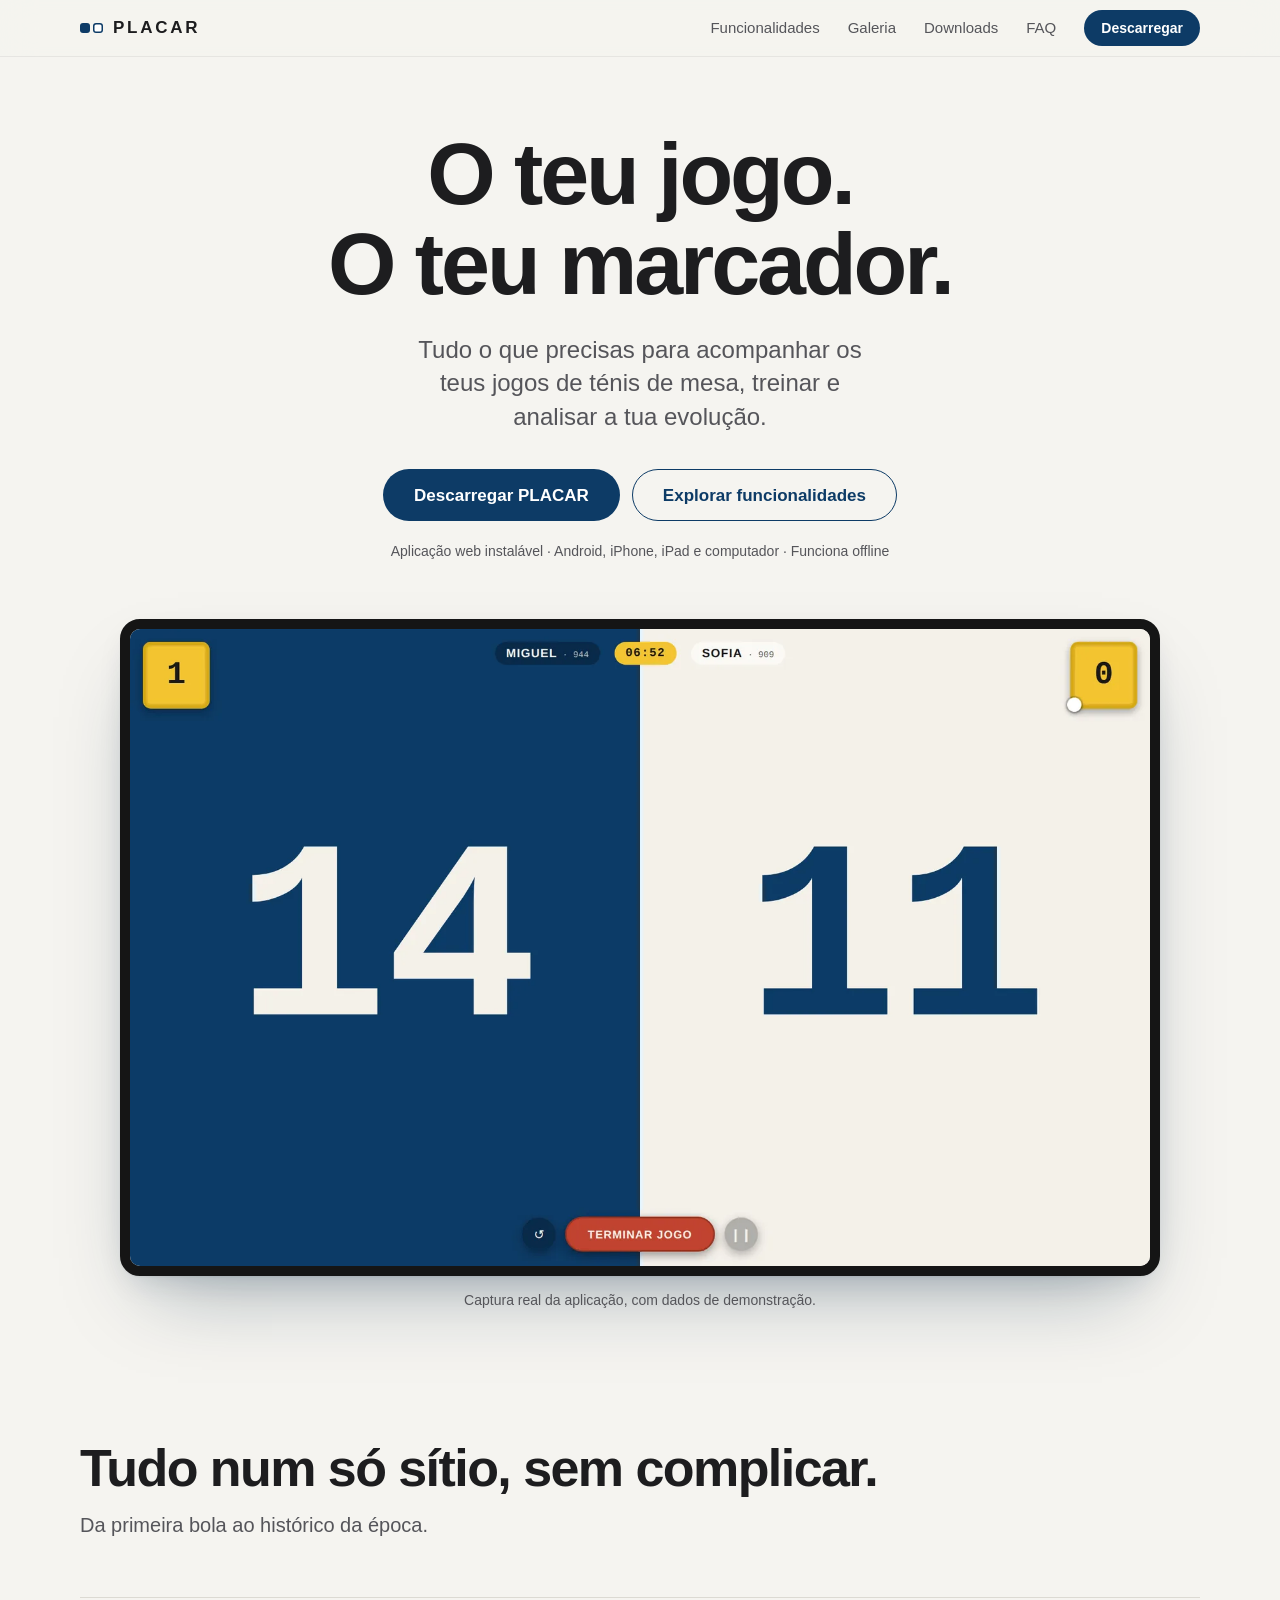
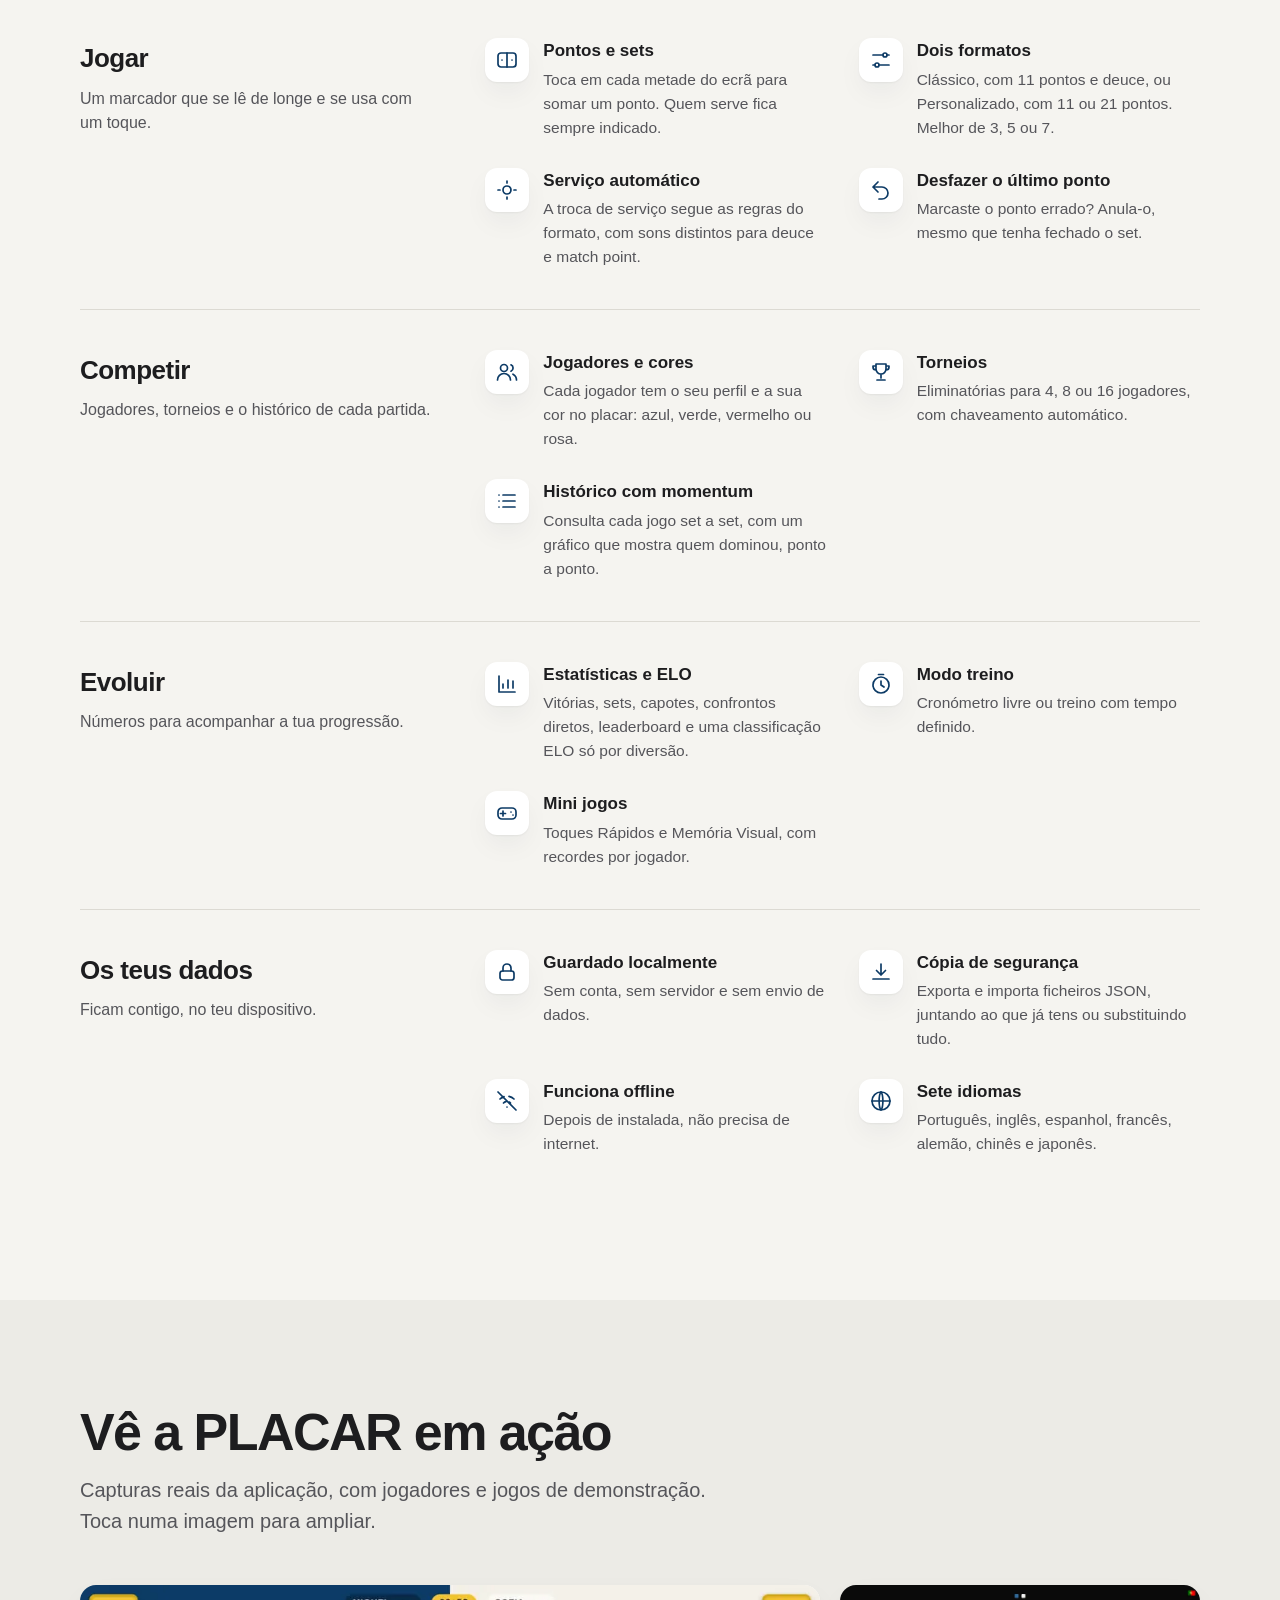
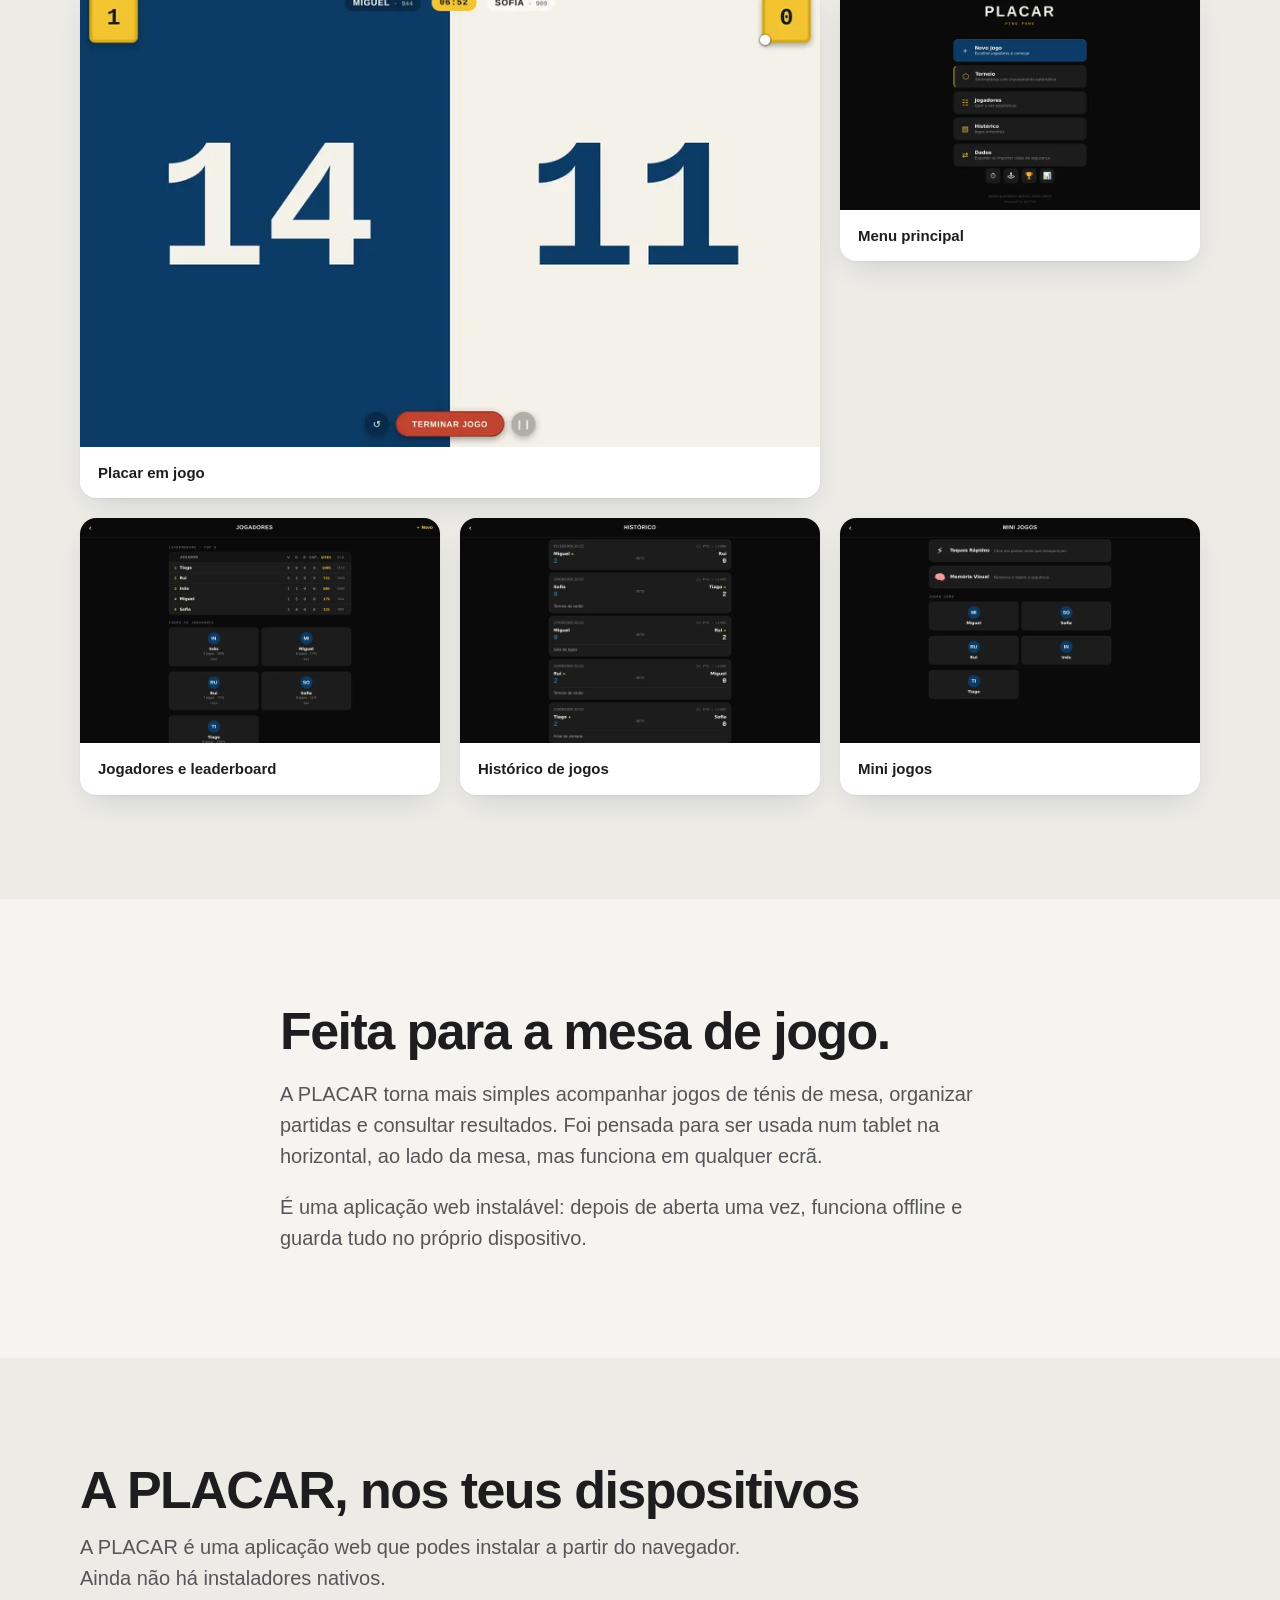
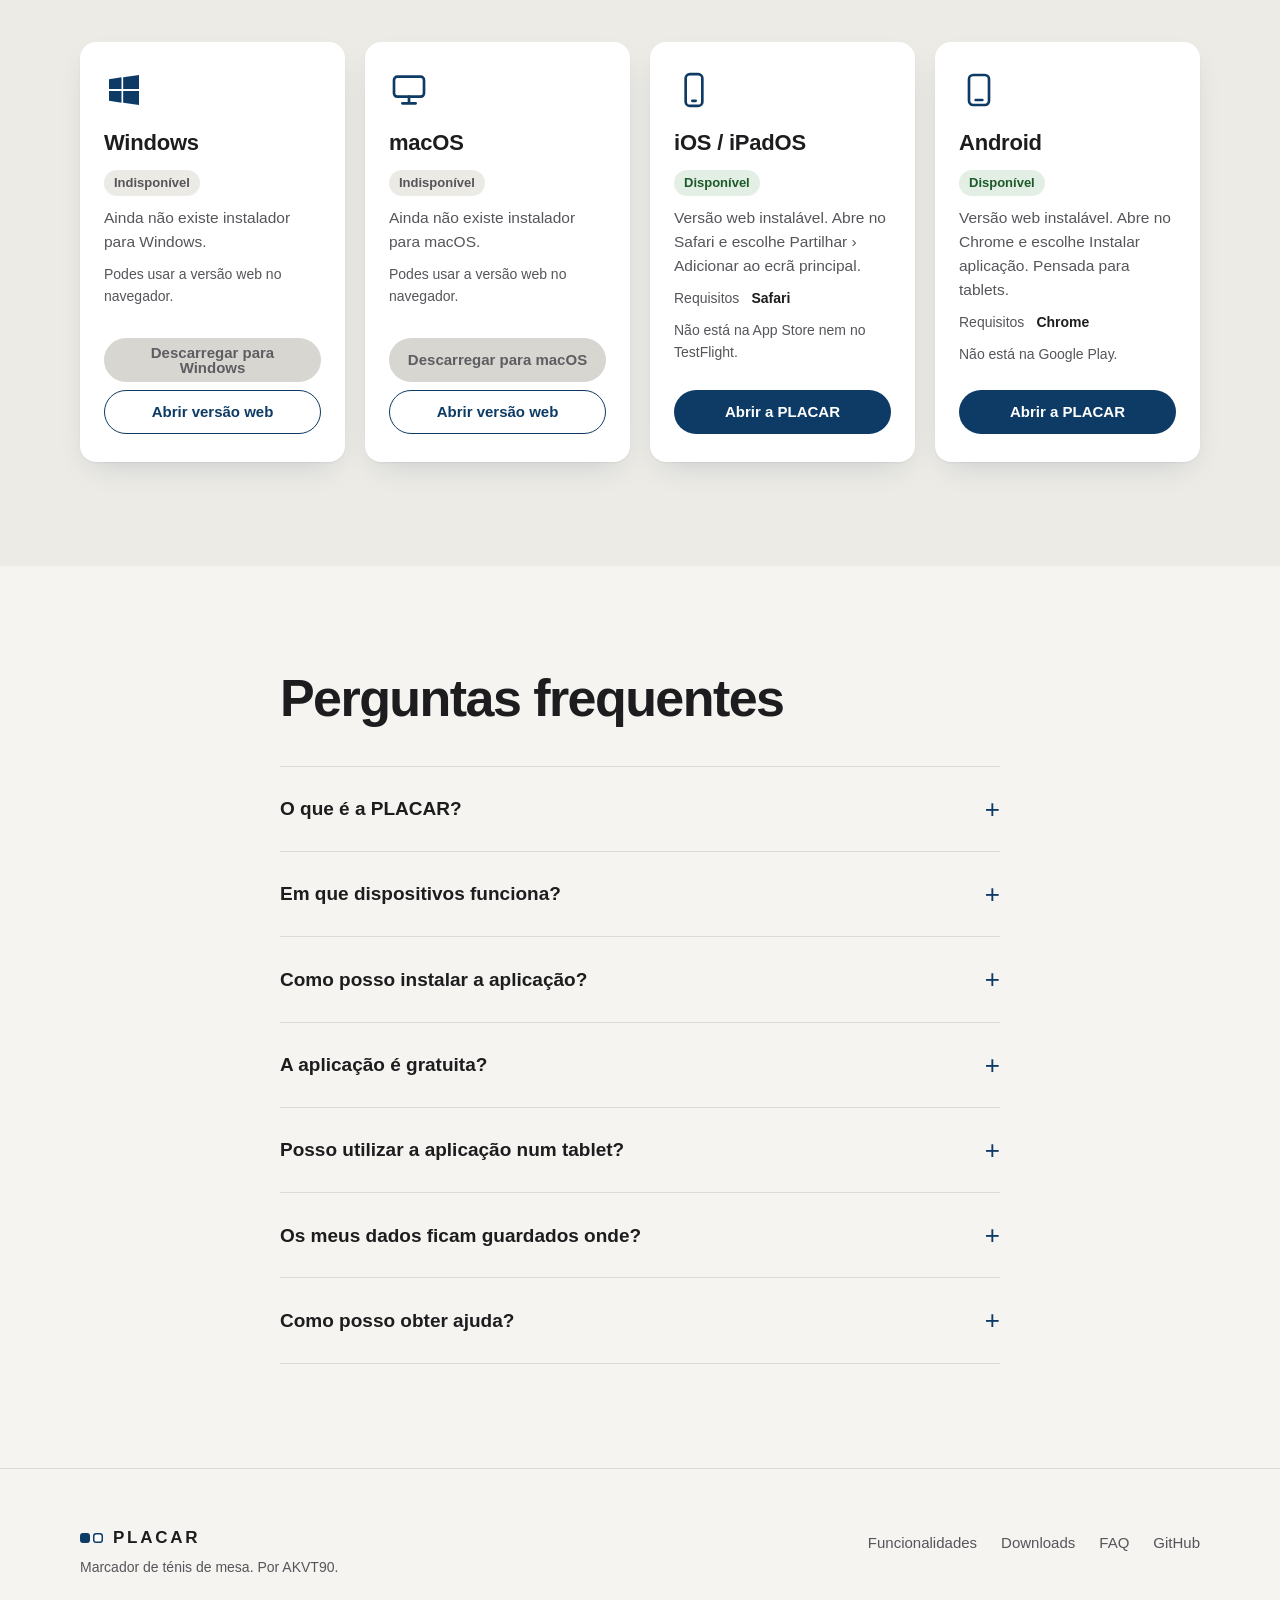
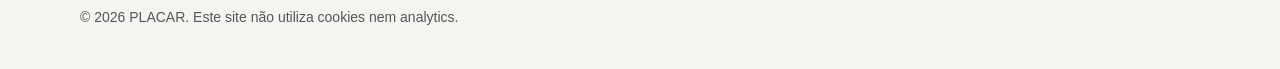
<file: placar-website/index.html>
<!DOCTYPE html>
<html lang="pt-PT">
<head>
  <meta charset="utf-8">
  <meta name="viewport" content="width=device-width, initial-scale=1">
  <title>PLACAR — Marcador de ténis de mesa</title>
  <meta name="description" content="A PLACAR é um marcador de ténis de mesa com histórico de jogos, torneios, estatísticas e ELO. Funciona offline e guarda os dados no teu dispositivo.">
  <meta name="theme-color" content="#f5f4f0">
  <link rel="icon" href="favicon.svg" type="image/svg+xml">
  <link rel="apple-touch-icon" href="assets/icons/apple-touch-icon.png">
  <!-- CONFIGURAR: troca SEU-UTILIZADOR/NOME-DO-REPOSITORIO pelo endereço real do site (ver README) -->
  <link rel="canonical" href="https://SEU-UTILIZADOR.github.io/NOME-DO-REPOSITORIO/">
  <meta property="og:type" content="website">
  <meta property="og:title" content="PLACAR — Marcador de ténis de mesa">
  <meta property="og:description" content="Acompanha jogos, torneios e estatísticas de ténis de mesa. Funciona offline.">
  <meta property="og:locale" content="pt_PT">
  <meta property="og:image" content="https://SEU-UTILIZADOR.github.io/NOME-DO-REPOSITORIO/assets/screenshots/jogo.webp">
  <meta property="og:image:alt" content="Ecrã de jogo da PLACAR com o resultado dividido em azul e branco">
  <meta name="twitter:card" content="summary_large_image">
  <link rel="stylesheet" href="css/styles.css">
</head>
<body>
<svg width="0" height="0" style="position:absolute" aria-hidden="true">
  <symbol id="i-score" viewBox="0 0 24 24"><rect x="3" y="5" width="18" height="14" rx="3"/><path d="M12 5v14M7 12h.01M17 12h.01"/></symbol>
  <symbol id="i-sliders" viewBox="0 0 24 24"><path d="M4 7h10M18 7h2M4 17h2M10 17h10"/><circle cx="16" cy="7" r="2"/><circle cx="8" cy="17" r="2"/></symbol>
  <symbol id="i-serve" viewBox="0 0 24 24"><circle cx="12" cy="12" r="4"/><path d="M12 3v2M12 19v2M3 12h2M19 12h2"/></symbol>
  <symbol id="i-undo" viewBox="0 0 24 24"><path d="M9 14 4 9l5-5M4 9h9a6 6 0 0 1 0 12h-3"/></symbol>
  <symbol id="i-users" viewBox="0 0 24 24"><circle cx="9" cy="8" r="3.5"/><path d="M2.5 20a6.5 6.5 0 0 1 13 0M16 4.8a3.5 3.5 0 0 1 0 6.4M18 14.2a6.5 6.5 0 0 1 3.5 5.8"/></symbol>
  <symbol id="i-trophy" viewBox="0 0 24 24"><path d="M7 4h10v5a5 5 0 0 1-10 0zM7 6H4v1a3 3 0 0 0 3 3M17 6h3v1a3 3 0 0 1-3 3M12 14v4M8 20h8"/></symbol>
  <symbol id="i-list" viewBox="0 0 24 24"><path d="M8 6h12M8 12h12M8 18h12M4 6h.01M4 12h.01M4 18h.01"/></symbol>
  <symbol id="i-chart" viewBox="0 0 24 24"><path d="M4 20V4M4 20h16M8 16v-4M13 16V8M18 16v-7"/></symbol>
  <symbol id="i-timer" viewBox="0 0 24 24"><circle cx="12" cy="13" r="8"/><path d="M12 9v4l3 2M9.5 2.5h5"/></symbol>
  <symbol id="i-game" viewBox="0 0 24 24"><rect x="3" y="7" width="18" height="11" rx="4"/><path d="M8 10v5M5.5 12.5h5M16 11h.01M18 14h.01"/></symbol>
  <symbol id="i-archive" viewBox="0 0 24 24"><path d="M12 4v11M7.5 10.5 12 15l4.5-4.5M4 19h16"/></symbol>
  <symbol id="i-globe" viewBox="0 0 24 24"><circle cx="12" cy="12" r="9"/><path d="M3 12h18M12 3c2.5 2.7 2.5 15.3 0 18M12 3c-2.5 2.7-2.5 15.3 0 18"/></symbol>
  <symbol id="i-wifi-off" viewBox="0 0 24 24"><path d="M3 3l18 18M5 10a10 10 0 0 1 4-2.4M19 10a10 10 0 0 0-5-2.7M8.5 14a5 5 0 0 1 2.4-1.3M15.5 14a5 5 0 0 0-1.2-.9M12 18h.01"/></symbol>
  <symbol id="i-lock" viewBox="0 0 24 24"><rect x="5" y="11" width="14" height="9" rx="2.5"/><path d="M8 11V8a4 4 0 0 1 8 0v3"/></symbol>
</svg>

<a class="skip" href="#conteudo">Saltar para o conteúdo</a>

<header class="site-header" id="top">
  <div class="wrap bar">
    <a class="brand" href="#top" aria-label="PLACAR — início">
      <span class="brand-dots" aria-hidden="true"><i></i><i></i></span>PLACAR
    </a>
    <button class="nav-toggle" type="button" aria-expanded="false" aria-controls="nav" aria-label="Abrir menu">
      <span></span><span></span>
    </button>
    <nav id="nav" class="nav" aria-label="Principal">
      <a href="#funcionalidades">Funcionalidades</a>
      <a href="#galeria">Galeria</a>
      <a href="#downloads">Downloads</a>
      <a href="#faq">FAQ</a>
      <a class="btn btn--primary btn--sm" href="#downloads">Descarregar</a>
    </nav>
  </div>
</header>

<main id="conteudo">
  <section class="hero">
    <div class="wrap hero-text">
      <h1>O teu jogo.<br>O teu marcador.</h1>
      <p class="lead">Tudo o que precisas para acompanhar os teus jogos de ténis de mesa, treinar e analisar a tua evolução.</p>
      <div class="cta-row">
        <a class="btn btn--primary btn--lg" href="#downloads">Descarregar PLACAR</a>
        <a class="btn btn--ghost btn--lg" href="#funcionalidades">Explorar funcionalidades</a>
      </div>
      <p class="compat">Aplicação web instalável · Android, iPhone, iPad e computador · Funciona offline</p>
    </div>
    <div class="wrap hero-shot">
      <figure class="device">
        <img src="assets/screenshots/jogo.webp" srcset="assets/screenshots/jogo-800.webp 800w, assets/screenshots/jogo.webp 1600w" sizes="(min-width: 1100px) 1040px, 92vw" width="1600" height="1000" fetchpriority="high"
             alt="Ecrã de jogo da PLACAR: o ecrã dividido em azul e branco mostra o resultado 14–11, os sets ganhos, o cronómetro e os nomes dos jogadores.">
        <figcaption>Captura real da aplicação, com dados de demonstração.</figcaption>
      </figure>
    </div>
  </section>

  <section class="section" id="funcionalidades" aria-labelledby="t-func">
    <div class="wrap">
      <h2 id="t-func" class="section-title">Tudo num só sítio, sem complicar.</h2>
      <p class="section-sub">Da primeira bola ao histórico da época.</p>

      <div class="group">
        <div class="group-head"><h3>Jogar</h3><p>Um marcador que se lê de longe e se usa com um toque.</p></div>
        <ul class="items">
          <li><svg class="ic"><use href="#i-score"/></svg><div><h4>Pontos e sets</h4><p>Toca em cada metade do ecrã para somar um ponto. Quem serve fica sempre indicado.</p></div></li>
          <li><svg class="ic"><use href="#i-sliders"/></svg><div><h4>Dois formatos</h4><p>Clássico, com 11 pontos e deuce, ou Personalizado, com 11 ou 21 pontos. Melhor de 3, 5 ou 7.</p></div></li>
          <li><svg class="ic"><use href="#i-serve"/></svg><div><h4>Serviço automático</h4><p>A troca de serviço segue as regras do formato, com sons distintos para deuce e match point.</p></div></li>
          <li><svg class="ic"><use href="#i-undo"/></svg><div><h4>Desfazer o último ponto</h4><p>Marcaste o ponto errado? Anula-o, mesmo que tenha fechado o set.</p></div></li>
        </ul>
      </div>

      <div class="group">
        <div class="group-head"><h3>Competir</h3><p>Jogadores, torneios e o histórico de cada partida.</p></div>
        <ul class="items">
          <li><svg class="ic"><use href="#i-users"/></svg><div><h4>Jogadores e cores</h4><p>Cada jogador tem o seu perfil e a sua cor no placar: azul, verde, vermelho ou rosa.</p></div></li>
          <li><svg class="ic"><use href="#i-trophy"/></svg><div><h4>Torneios</h4><p>Eliminatórias para 4, 8 ou 16 jogadores, com chaveamento automático.</p></div></li>
          <li><svg class="ic"><use href="#i-list"/></svg><div><h4>Histórico com momentum</h4><p>Consulta cada jogo set a set, com um gráfico que mostra quem dominou, ponto a ponto.</p></div></li>
        </ul>
      </div>

      <div class="group">
        <div class="group-head"><h3>Evoluir</h3><p>Números para acompanhar a tua progressão.</p></div>
        <ul class="items">
          <li><svg class="ic"><use href="#i-chart"/></svg><div><h4>Estatísticas e ELO</h4><p>Vitórias, sets, capotes, confrontos diretos, leaderboard e uma classificação ELO só por diversão.</p></div></li>
          <li><svg class="ic"><use href="#i-timer"/></svg><div><h4>Modo treino</h4><p>Cronómetro livre ou treino com tempo definido.</p></div></li>
          <li><svg class="ic"><use href="#i-game"/></svg><div><h4>Mini jogos</h4><p>Toques Rápidos e Memória Visual, com recordes por jogador.</p></div></li>
        </ul>
      </div>

      <div class="group">
        <div class="group-head"><h3>Os teus dados</h3><p>Ficam contigo, no teu dispositivo.</p></div>
        <ul class="items">
          <li><svg class="ic"><use href="#i-lock"/></svg><div><h4>Guardado localmente</h4><p>Sem conta, sem servidor e sem envio de dados.</p></div></li>
          <li><svg class="ic"><use href="#i-archive"/></svg><div><h4>Cópia de segurança</h4><p>Exporta e importa ficheiros JSON, juntando ao que já tens ou substituindo tudo.</p></div></li>
          <li><svg class="ic"><use href="#i-wifi-off"/></svg><div><h4>Funciona offline</h4><p>Depois de instalada, não precisa de internet.</p></div></li>
          <li><svg class="ic"><use href="#i-globe"/></svg><div><h4>Sete idiomas</h4><p>Português, inglês, espanhol, francês, alemão, chinês e japonês.</p></div></li>
        </ul>
      </div>
    </div>
  </section>

  <section class="section section--tint" id="galeria" aria-labelledby="t-gal">
    <div class="wrap">
      <h2 id="t-gal" class="section-title">Vê a PLACAR em ação</h2>
      <p class="section-sub">Capturas reais da aplicação, com jogadores e jogos de demonstração. Toca numa imagem para ampliar.</p>
      <ul class="gallery" id="gallery">
        <li><button type="button" class="shot" data-full="assets/screenshots/jogo.webp" data-caption="O placar durante um jogo: resultado do set, sets ganhos, serviço e cronómetro.">
          <img src="assets/screenshots/jogo-800.webp" width="800" height="500" loading="lazy" alt="Placar em jogo, ecrã dividido em azul e branco com o resultado 14–11."><span>Placar em jogo</span></button></li>
        <li><button type="button" class="shot" data-full="assets/screenshots/menu.webp" data-caption="O menu principal: novo jogo, torneio, jogadores, histórico e dados.">
          <img src="assets/screenshots/menu-800.webp" width="800" height="500" loading="lazy" alt="Menu principal da PLACAR com os botões Novo Jogo, Torneio, Jogadores, Histórico e Dados."><span>Menu principal</span></button></li>
        <li><button type="button" class="shot" data-full="assets/screenshots/jogadores.webp" data-caption="Leaderboard e perfis de jogadores, com vitórias, derrotas, capotes e ELO.">
          <img src="assets/screenshots/jogadores-800.webp" width="800" height="500" loading="lazy" alt="Ecrã Jogadores com a tabela dos melhores jogadores e a lista de perfis."><span>Jogadores e leaderboard</span></button></li>
        <li><button type="button" class="shot" data-full="assets/screenshots/historico.webp" data-caption="O histórico de jogos, com data, formato, resultado em sets e descrição.">
          <img src="assets/screenshots/historico-800.webp" width="800" height="500" loading="lazy" alt="Ecrã Histórico com a lista dos jogos anteriores e o resultado em sets."><span>Histórico de jogos</span></button></li>
        <li><button type="button" class="shot" data-full="assets/screenshots/minijogos.webp" data-caption="Mini jogos Toques Rápidos e Memória Visual, com recordes por jogador.">
          <img src="assets/screenshots/minijogos-800.webp" width="800" height="500" loading="lazy" alt="Ecrã Mini Jogos com os jogos Toques Rápidos e Memória Visual."><span>Mini jogos</span></button></li>
      </ul>
    </div>
  </section>

  <section class="section" id="sobre" aria-labelledby="t-sobre">
    <div class="wrap narrow">
      <h2 id="t-sobre" class="section-title">Feita para a mesa de jogo.</h2>
      <p class="prose">A PLACAR torna mais simples acompanhar jogos de ténis de mesa, organizar partidas e consultar resultados. Foi pensada para ser usada num tablet na horizontal, ao lado da mesa, mas funciona em qualquer ecrã.</p>
      <p class="prose">É uma aplicação web instalável: depois de aberta uma vez, funciona offline e guarda tudo no próprio dispositivo.</p>
    </div>
  </section>

  <section class="section section--tint" id="downloads" aria-labelledby="t-dl">
    <div class="wrap">
      <h2 id="t-dl" class="section-title">A PLACAR, nos teus dispositivos</h2>
      <p class="section-sub">A PLACAR é uma aplicação web que podes instalar a partir do navegador. Ainda não há instaladores nativos.</p>
      <div class="dl-grid" id="download-grid"></div>
      <p id="download-message" class="dl-message" role="status" aria-live="polite" hidden></p>
      <noscript><p class="dl-message">Ativa o JavaScript para ver as opções de download, ou abre a aplicação diretamente em <a href="https://akvt90.github.io/Ping-Pong-Scoreboard/">akvt90.github.io/Ping-Pong-Scoreboard</a>.</p></noscript>
    </div>
  </section>

  <section class="section" id="faq" aria-labelledby="t-faq">
    <div class="wrap narrow">
      <h2 id="t-faq" class="section-title">Perguntas frequentes</h2>
      <!-- CONFIGURAR: edita as respostas conforme a informação real -->
      <div class="faq">
        <details><summary>O que é a PLACAR?</summary><p>Um marcador de ténis de mesa com gestão de jogadores, histórico, torneios, estatísticas, treino e mini jogos.</p></details>
        <details><summary>Em que dispositivos funciona?</summary><p>Em qualquer dispositivo com um navegador moderno. Foi desenhada para tablets Android, mas pode ser instalada no Android, no iPhone e iPad (Safari) e em computadores. Ainda não existem instaladores nativos para Windows ou macOS.</p></details>
        <details><summary>Como posso instalar a aplicação?</summary><p>Abre a PLACAR no navegador. No Android (Chrome), escolhe «Instalar aplicação» no menu. No iPhone ou iPad (Safari), toca em Partilhar e depois em «Adicionar ao ecrã principal». A partir daí abre pelo ícone e funciona offline.</p></details>
        <details><summary>A aplicação é gratuita?</summary><p>A versão web pode ser aberta diretamente, sem criar conta. <!-- CONFIGURAR: acrescenta aqui a informação de preço, se aplicável --></p></details>
        <details><summary>Posso utilizar a aplicação num tablet?</summary><p>Sim. A PLACAR foi pensada para tablets na horizontal. Se rodares o tablet para a vertical durante um jogo, a app avisa-te.</p></details>
        <details><summary>Os meus dados ficam guardados onde?</summary><p>Apenas no armazenamento local do navegador do teu dispositivo. Podes exportar uma cópia de segurança em JSON no menu «Dados». Faz uma cópia antes de limpares os dados do navegador ou de trocares de dispositivo.</p></details>
        <details><summary>Como posso obter ajuda?</summary><p>Podes abrir um pedido no <a href="https://github.com/akvt90/Ping-Pong-Scoreboard/issues" target="_blank" rel="noopener noreferrer">repositório da aplicação no GitHub</a>. <!-- CONFIGURAR: troca por um email de contacto, se existir --></p></details>
      </div>
    </div>
  </section>
</main>

<footer class="site-footer">
  <div class="wrap foot">
    <div>
      <p class="brand"><span class="brand-dots" aria-hidden="true"><i></i><i></i></span>PLACAR</p>
      <p class="fine">Marcador de ténis de mesa. Por AKVT90.</p>
    </div>
    <nav aria-label="Rodapé">
      <a href="#funcionalidades">Funcionalidades</a>
      <a href="#downloads">Downloads</a>
      <a href="#faq">FAQ</a>
      <a href="https://github.com/akvt90/Ping-Pong-Scoreboard" target="_blank" rel="noopener noreferrer">GitHub</a>
    </nav>
  </div>
  <div class="wrap"><p class="fine">© <span id="year">2026</span> PLACAR. Este site não utiliza cookies nem analytics.</p></div>
</footer>

<dialog id="lightbox" class="lightbox" aria-label="Imagem ampliada">
  <figure>
    <img id="lb-img" alt="">
    <figcaption id="lb-cap"></figcaption>
  </figure>
  <button type="button" class="lb-btn lb-close" id="lb-close" aria-label="Fechar">✕</button>
  <button type="button" class="lb-btn lb-prev" id="lb-prev" aria-label="Imagem anterior">‹</button>
  <button type="button" class="lb-btn lb-next" id="lb-next" aria-label="Imagem seguinte">›</button>
</dialog>

<script src="config/downloads.js"></script>
<script src="js/downloads.js"></script>
<script src="js/main.js"></script>
</body>
</html>
</file>
<file: placar-website/css/styles.css>
:root{
  --bg:#f5f4f0; --surface:#fff; --tint:#ecebe6;
  --ink:#1d1d1f; --ink-2:#55555a; --line:#dcdad3;
  --navy:#0d3b66; --navy-deep:#082743; --yellow:#f4c430;
  --radius:16px; --radius-sm:10px;
  --shadow:0 1px 2px rgba(0,0,0,.05),0 12px 32px -12px rgba(8,39,67,.18);
  --font:-apple-system,BlinkMacSystemFont,"SF Pro Display","Inter","Segoe UI",Roboto,"Helvetica Neue",Arial,sans-serif;
  --header-h:56px;
}
*,*::before,*::after{box-sizing:border-box}
html{scroll-behavior:smooth;scroll-padding-top:calc(var(--header-h) + 16px);-webkit-text-size-adjust:100%}
body{margin:0;background:var(--bg);color:var(--ink);font:400 17px/1.55 var(--font);-webkit-font-smoothing:antialiased}
body.no-scroll{overflow:hidden}
img{max-width:100%;height:auto;display:block}
a{color:var(--navy)}
h1,h2,h3,h4,p,ul,figure,dl,dd{margin:0}
ul{padding:0;list-style:none}
.wrap{width:min(1120px,100% - 40px);margin-inline:auto}
.narrow{width:min(720px,100% - 40px)}
:focus-visible{outline:3px solid var(--navy);outline-offset:3px;border-radius:6px}
.skip{position:absolute;left:12px;top:-60px;background:var(--navy);color:#fff;padding:10px 16px;border-radius:8px;z-index:100;transition:top .15s}
.skip:focus{top:12px}

/* Cabeçalho */
.site-header{position:sticky;top:0;z-index:50;background:rgba(245,244,240,.82);backdrop-filter:saturate(180%) blur(16px);-webkit-backdrop-filter:saturate(180%) blur(16px);border-bottom:1px solid rgba(0,0,0,.06)}
.bar{display:flex;align-items:center;justify-content:space-between;height:var(--header-h)}
.brand{display:inline-flex;align-items:center;gap:10px;font-weight:700;letter-spacing:.16em;font-size:17px;color:var(--ink);text-decoration:none}
.brand-dots{display:inline-flex;gap:3px}
.brand-dots i{width:10px;height:10px;border-radius:3px;background:var(--navy)}
.brand-dots i+i{background:#fff;box-shadow:inset 0 0 0 1.5px var(--navy)}
.nav{display:flex;align-items:center;gap:28px}
.nav a:not(.btn){color:var(--ink-2);text-decoration:none;font-size:15px;transition:color .15s}
.nav a:not(.btn):hover{color:var(--ink)}
.nav-toggle{display:none;width:44px;height:44px;border:0;background:none;cursor:pointer;position:relative;border-radius:10px}
.nav-toggle span{position:absolute;left:12px;right:12px;height:2px;background:var(--ink);border-radius:2px;transition:transform .2s,top .2s}
.nav-toggle span:first-child{top:18px}.nav-toggle span:last-child{top:25px}
.nav-toggle[aria-expanded="true"] span:first-child{top:21px;transform:rotate(45deg)}
.nav-toggle[aria-expanded="true"] span:last-child{top:21px;transform:rotate(-45deg)}

/* Botões */
.btn{display:inline-flex;align-items:center;justify-content:center;gap:8px;min-height:44px;padding:0 22px;border-radius:999px;font:600 16px/1 var(--font);text-decoration:none;border:1.5px solid transparent;cursor:pointer;transition:background-color .18s,color .18s,border-color .18s,transform .12s}
.btn:active{transform:scale(.98)}
.btn--primary{background:var(--navy);color:#fff}
.btn--primary:hover{background:var(--navy-deep)}
.btn--ghost{background:transparent;color:var(--navy);border-color:var(--navy)}
.btn--ghost:hover{background:rgba(13,59,102,.08)}
.btn--sm{min-height:36px;padding:0 16px;font-size:14px}
.btn--lg{min-height:52px;padding:0 30px;font-size:17px}
.btn.is-disabled{background:#d7d6d0;color:#5d5d62;cursor:not-allowed}
.btn.is-disabled:hover{background:#d7d6d0}

/* Hero */
.hero{padding:72px 0 24px;text-align:center}
.hero h1{font-size:clamp(44px,8vw,88px);line-height:1.02;letter-spacing:-.035em;font-weight:700;text-wrap:balance}
.lead{max-width:34ch;margin:24px auto 0;font-size:clamp(19px,2.4vw,24px);line-height:1.4;color:var(--ink-2)}
.cta-row{display:flex;flex-wrap:wrap;gap:12px;justify-content:center;margin-top:36px}
.compat{margin-top:20px;font-size:14px;color:var(--ink-2)}
.hero-shot{margin-top:56px}
.device{max-width:1040px;margin-inline:auto}
.device img{border-radius:20px;border:10px solid #151515;box-shadow:var(--shadow),0 40px 80px -30px rgba(8,39,67,.35);background:#0a0a0a}
.device figcaption{margin-top:14px;font-size:14px;color:var(--ink-2)}

/* Secções */
.section{padding:104px 0}
.section--tint{background:var(--tint)}
.section-title{font-size:clamp(30px,5vw,52px);line-height:1.08;letter-spacing:-.03em;font-weight:700;text-wrap:balance}
.section-sub{margin-top:14px;font-size:20px;color:var(--ink-2);max-width:60ch}
.prose{margin-top:20px;font-size:20px;line-height:1.55;color:var(--ink-2)}

/* Funcionalidades */
.group{display:grid;grid-template-columns:minmax(0,1fr) minmax(0,2fr);gap:32px 48px;padding:40px 0;border-top:1px solid var(--line)}
.group:first-of-type{margin-top:56px}
.group-head h3{font-size:26px;letter-spacing:-.02em}
.group-head p{margin-top:8px;color:var(--ink-2);font-size:16px}
.items{display:grid;grid-template-columns:repeat(auto-fit,minmax(240px,1fr));gap:28px 32px}
.items li{display:flex;gap:14px;align-items:flex-start}
.ic{flex:none;width:44px;height:44px;padding:10px;border-radius:12px;background:var(--surface);box-shadow:var(--shadow);fill:none;stroke:var(--navy);stroke-width:1.7;stroke-linecap:round;stroke-linejoin:round}
.items h4{font-size:17px;font-weight:650;margin-bottom:3px}
.items p{font-size:15.5px;color:var(--ink-2)}

/* Galeria */
.gallery{display:grid;grid-template-columns:repeat(3,1fr);gap:20px;margin-top:48px}
.gallery li:first-child{grid-column:span 2}
.shot{all:unset;box-sizing:border-box;display:block;width:100%;cursor:zoom-in;border-radius:var(--radius);overflow:hidden;background:var(--surface);box-shadow:var(--shadow);transition:transform .2s,box-shadow .2s}
.shot:hover{transform:translateY(-2px)}
.shot:focus-visible{outline:3px solid var(--navy);outline-offset:3px}
.shot img{width:100%;aspect-ratio:16/10;object-fit:cover;background:#0a0a0a}
.gallery li:first-child .shot img{aspect-ratio:auto;height:100%;min-height:0}
.shot span{display:block;padding:14px 18px;font-size:15px;font-weight:600}
.lightbox{border:0;padding:0;background:transparent;width:100vw;height:100vh;max-width:none;max-height:none;color:#fff}
.lightbox::backdrop{background:rgba(8,12,18,.88)}
.lightbox[open]{display:grid;place-items:center}
.lightbox figure{max-width:min(1200px,92vw);padding:0}
.lightbox img{max-height:78vh;width:auto;margin:auto;border-radius:12px;box-shadow:0 30px 80px rgba(0,0,0,.5)}
.lightbox figcaption{margin-top:14px;text-align:center;font-size:16px;color:#e8e8e8}
.lb-btn{position:fixed;width:48px;height:48px;border-radius:50%;border:0;background:rgba(255,255,255,.16);color:#fff;font-size:24px;cursor:pointer;transition:background-color .15s}
.lb-btn:hover{background:rgba(255,255,255,.3)}
.lb-btn:focus-visible{outline-color:#fff}
.lb-close{top:16px;right:16px;font-size:18px}
.lb-prev{left:16px;top:50%;margin-top:-24px}.lb-next{right:16px;top:50%;margin-top:-24px}

/* Downloads */
.dl-grid{display:grid;grid-template-columns:repeat(4,1fr);gap:20px;margin-top:48px}
.dl-card{display:flex;flex-direction:column;align-items:flex-start;gap:10px;padding:28px 24px;background:var(--surface);border-radius:var(--radius);box-shadow:var(--shadow)}
.dl-icon{width:40px;height:40px;fill:none;stroke:var(--navy);stroke-width:1.6;stroke-linecap:round;stroke-linejoin:round}
.dl-icon--solid{fill:var(--navy);stroke:none}
.dl-card h3{font-size:22px;letter-spacing:-.01em;margin-top:6px}
.badge{font-size:13px;font-weight:600;padding:3px 10px;border-radius:999px}
.badge--available{background:#e3efe4;color:#1d5a2a}
.badge--coming-soon{background:#fbefc4;color:#6b4e00}
.badge--unavailable{background:#ebeae5;color:#55555a}
.dl-desc{font-size:15.5px;color:var(--ink-2)}
.dl-meta{display:grid;grid-template-columns:auto 1fr;gap:2px 12px;font-size:14px}
.dl-meta dt{color:var(--ink-2)}.dl-meta dd{font-weight:600}
.dl-note{font-size:14px;color:var(--ink-2)}
.dl-actions{display:flex;flex-direction:column;gap:8px;margin-top:auto;padding-top:14px;width:100%}
.dl-actions .btn{width:100%;padding:0 14px;font-size:15px}
.dl-message{margin-top:20px;padding:14px 18px;border-radius:var(--radius-sm);background:var(--surface);border-left:4px solid var(--yellow);font-size:16px}

/* FAQ */
.faq{margin-top:40px;border-top:1px solid var(--line)}
.faq details{border-bottom:1px solid var(--line)}
.faq summary{list-style:none;cursor:pointer;display:flex;justify-content:space-between;gap:16px;align-items:center;padding:22px 0;font-size:19px;font-weight:600;border-radius:6px}
.faq summary::-webkit-details-marker{display:none}
.faq summary::after{content:"+";font-size:26px;font-weight:300;color:var(--navy);transition:transform .2s}
.faq details[open] summary::after{transform:rotate(45deg)}
.faq details p{padding:0 0 24px;color:var(--ink-2);max-width:62ch}

/* Rodapé */
.site-footer{padding:56px 0 40px;border-top:1px solid var(--line);font-size:15px}
.foot{display:flex;flex-wrap:wrap;gap:24px;justify-content:space-between;margin-bottom:28px}
.site-footer nav{display:flex;flex-wrap:wrap;gap:8px 24px;align-items:flex-start}
.site-footer nav a{color:var(--ink-2);text-decoration:none;padding:6px 0}
.site-footer nav a:hover{color:var(--ink);text-decoration:underline}
.fine{color:var(--ink-2);font-size:14px;margin-top:6px}

/* Página 404 */
.nf{min-height:100vh;display:grid;place-items:center;text-align:center;padding:40px 20px}
.nf h1{font-size:clamp(40px,8vw,72px);letter-spacing:-.03em;margin:20px 0 8px}
.nf p{color:var(--ink-2);margin-bottom:28px;font-size:20px}

/* Responsivo */
@media (max-width:1000px){
  .dl-grid{grid-template-columns:repeat(2,1fr)}
  .group{grid-template-columns:1fr}
}
@media (max-width:760px){
  .nav-toggle{display:block}
  .nav{position:absolute;left:0;right:0;top:var(--header-h);flex-direction:column;align-items:stretch;gap:0;padding:8px 20px 20px;background:var(--bg);border-bottom:1px solid var(--line);display:none}
  .nav.is-open{display:flex}
  .nav a:not(.btn){padding:14px 0;font-size:18px;border-bottom:1px solid var(--line)}
  .nav .btn{margin-top:16px;min-height:48px}
  .hero{padding-top:48px}
  .section{padding:72px 0}
  .gallery{grid-template-columns:1fr}
  .gallery li:first-child{grid-column:auto}
  .gallery li:first-child .shot img{aspect-ratio:16/10;height:auto}
  .dl-grid{grid-template-columns:1fr}
  .device img{border-width:6px;border-radius:14px}
  .lb-prev{left:6px}.lb-next{right:6px}
}
@media (prefers-reduced-motion:reduce){
  html{scroll-behavior:auto}
  *,*::before,*::after{transition-duration:.01ms!important;animation-duration:.01ms!important}
}
</file>
